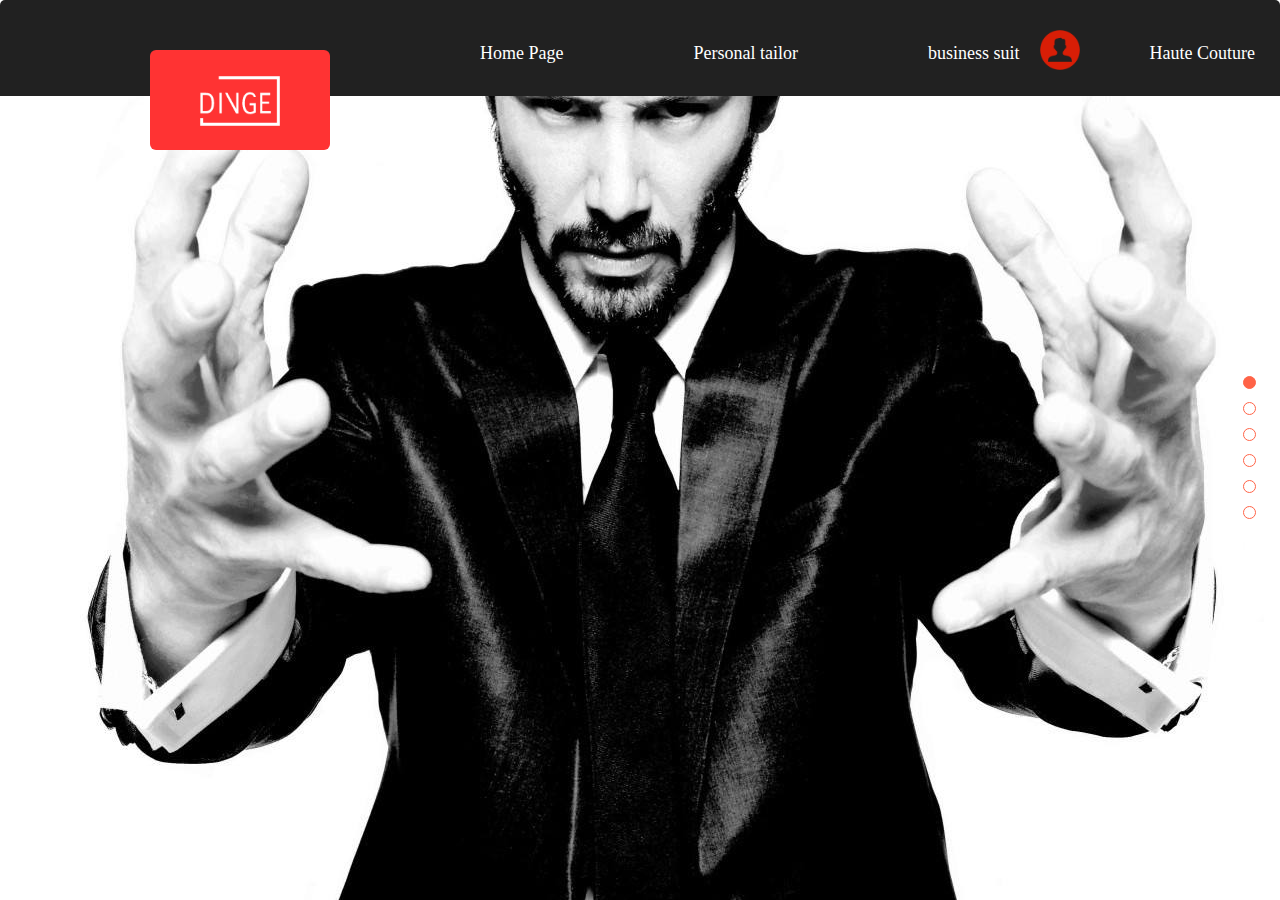
<file: index.html>
<!doctype html>
<html lang="en">
<head>
  <meta charset="UTF-8">
  <title>Swiper在PC端的全屏页面效果展示</title>
  <meta name="description" >
  <link rel="stylesheet" href="css/idangerous.swiper.css">
  <link rel="stylesheet" href="animate/animate.min.css">
  <link rel="stylesheet" href="css/style.css">
  <link rel="stylesheet" href="css/style2.css">
</head>
<body>

    <div class="nav">
        <div class="navtxt">
            <ul>
                <li>Home Page</li>
                <li>Personal tailor</li>
                <li>business suit</li>
                <li>Haute Couture</li>
            </ul>
        </div>
        <img src="img/join1.png" alt="" onmousemove="doover()" id="joinout">
        <div id="joinimg" onmouseout="doout()">
            <img src="img/join.png" alt="">
            <span id="imgtxt"><a href="sgin.html">Sign in/</a><a href="register.html">join</a></span>
        </div>
    </div>

    <div class="innav">
       <img src="img/logo2.png" alt="">
    </div>

    <div class="swiper-container">
      <div class="swiper-wrapper">
        <div class="swiper-slide slide1">
            <a href="#" class="logo"><img src="img/logo.png"></a>
            <div style="position: absolute;left: 24%;top:28%; z-index:10;">
            </div>
        </div>
        <div class="swiper-slide slide2">
            <div style="position: absolute;left: 13.5%;top:26.5%; z-index:10;">
                    <div class="fs16 white mt20 ml10 ani ani2-2 s2txt">
                        <p>最完善的UPC个性定制系统和销售服务体系</p>
                        <p class="mt20 mb20 line"></p>
                        <p>销售行为可回溯<span class="dividing-line"></span>沟通永久可查</p>
                    </div>
                </div>
        
        
        </div>
        <div class="swiper-slide slide3">
                <div style="position: absolute;left: 28%;top:25%;z-index:10;">
                    <div class="fs16 white mt20 ml10 ani ani3-2 s3txt">
                        <p>为客户提供实地考察、调研、提供设计方案</p>
                        <p class="line mt20 mb20"></p>
                        <p>电话语音记录<span class="dividing-line"></span>在线交互记录<span class="dividing-line"></span>随时随地查询、导出、转存</p>
                    </div>
                </div>
        </div>
        <div class="swiper-slide slide4">
                <div style="position: absolute;right: 16%;top:22%; z-index:10; text-align:right;">
                    <div class="fs16 white mt15 mr35 ani ani4-2 s4txt" style="margin-right:35px;">
                        <p>西装是件复杂的事，很多问题都需要耐心解答，有记录，有依据，服务好不好，自己说了算！</p>
                        <p class="line mt20 mb20" style="display: inline-block;vertical-align: middle;"></p>
                        <p>服务过程监督<span class="dividing-line"></span>投保体验评价有依据</p>
                    </div>
                </div>
        </div>
        <div class="swiper-slide slide5">
                <div style="position: absolute;left: 13%;top:19%; z-index:10;">
                    <div class="fs16 white ml10 ani ani5-2 s5txt">
                        <p class="mt20">2007年7月，第一次在互联网上买了件西装；</p>
                        <p class="mt20">2008年1月，反复咨询沟通后给老公买了件西装；</p>
                        <p class="mt20">2009年3月，终于把自己的西装也规划好了；</p>
                        <p class="pt10">......</p>
                    </div>
                </div>
        </div>
        <div class="swiper-slide slide6">
                <div style=" position:absolute; top:50%; width:100%;text-align:center;margin-top: -200px; z-index:10;">
                    <div class="ani ani6-1"><img width="259" height="29" src="img/6-1-title.png" alt="客户服务记录公开"></div>
                    <div class="ani ani6-2 mt40"><img width="552" height="74" src="img/6-2-title.png" alt="把主动权交回我"></div>
                </div>  
        </div>
      </div>
    </div>
    <div class="pagination"></div>

  <script src="js/jquery-1.10.1.min.js"></script>
  <script src="js/idangerous.swiper.min.js"></script>
  <script src="animate/swiper.animate1.0.2.min.js"></script>

  <script src="js/pcpage.js"></script>

  <script>
      function doover(){
        document.getElementById("joinimg").style.display="block"
        document.getElementById("joinout").style.display="none"
      }

      function doout(){
        document.getElementById("joinimg").style.display="block"
        document.getElementById("imgtxt").style.display="block"
      }

  </script>
</body>
</html>
</file>
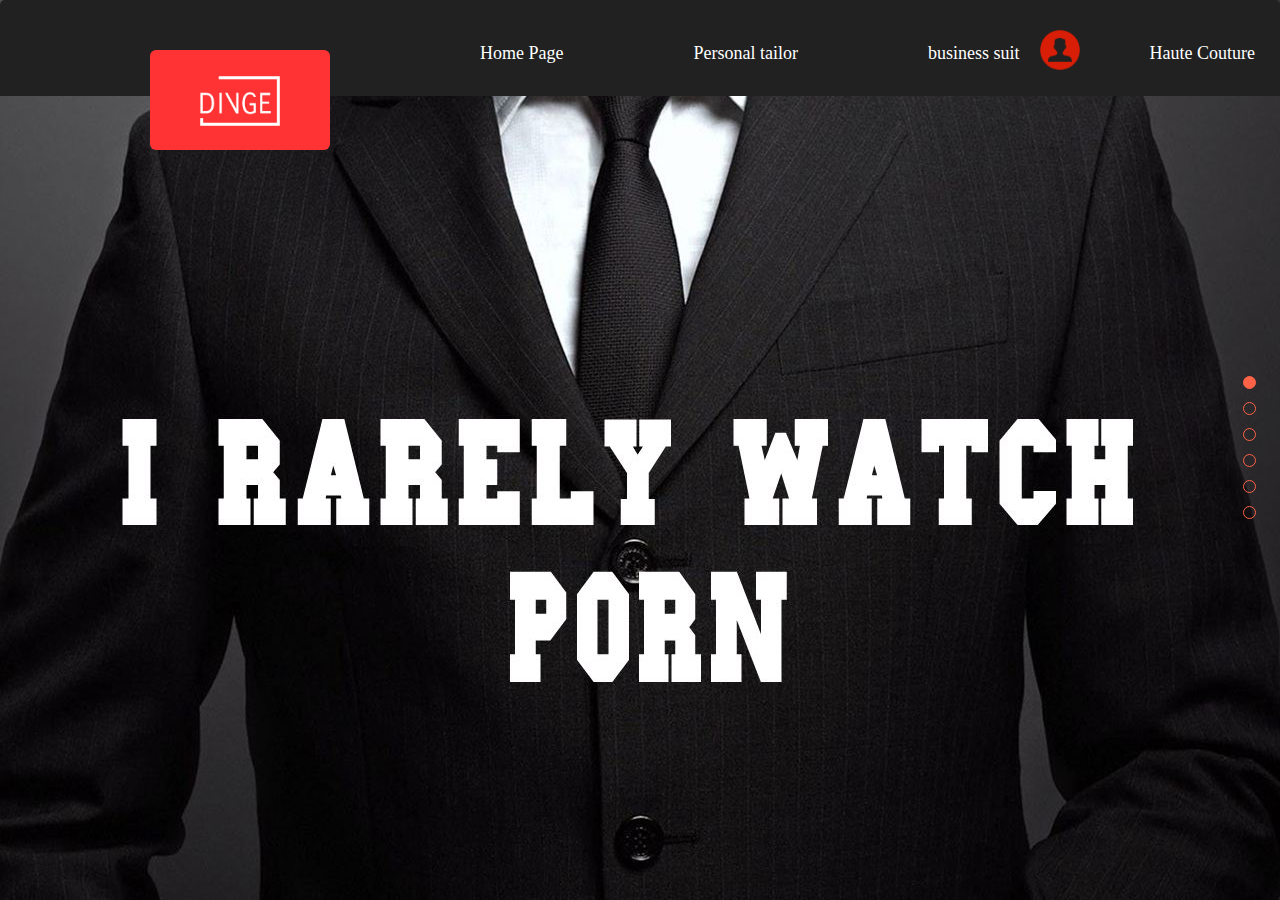
<file: index2.html>
<!doctype html>
<html lang="en">
<head>
  <meta charset="UTF-8">
  <title>Swiper在PC端的全屏页面效果展示</title>
  <meta name="description" >
  <link rel="stylesheet" href="css/idangerous.swiper.css">
  <link rel="stylesheet" href="css/style.css">
  <link rel="stylesheet" href="css/style2.css">
</head>
<body>

    <div class="nav">
        <div class="navtxt">
            <ul>
                <li>Home Page</li>
                <li>Personal tailor</li>
                <li>business suit</li>
                <li>Haute Couture</li>
            </ul>
        </div>
        <img src="img/join1.png" alt="" onmousemove="doover()" id="joinout">
        <div id="joinimg" onmouseout="doout()">
            <img src="img/join.png" alt="">
            <span id="imgtxt"><a href="index.html">Log-on</a></span>
        </div>
    </div>

    <div class="innav">
       <img src="img/logo2.png" alt="">
    </div>

    <div class="swiper-container">
      <div class="swiper-wrapper">
        <div class="swiper-slide slide1">
            <a href="#" class="logo"><img src="img/logo.png"></a>
            <div style="position: absolute;left: 24%;top:28%; z-index:10;">
            </div>
        </div>
        <div class="swiper-slide slide2">
            <div style="position: absolute;left: 13.5%;top:26.5%; z-index:10;">
                    <div class="fs16 white mt20 ml10 ani ani2-2 s2txt">
                        <p>最完善的UPC个性定制系统和销售服务体系</p>
                        <p class="mt20 mb20 line"></p>
                        <p>销售行为可回溯<span class="dividing-line"></span>沟通永久可查</p>
                    </div>
                </div>
        
        
        </div>
        <div class="swiper-slide slide3">
                <div style="position: absolute;left: 28%;top:25%;z-index:10;">
                    <div class="fs16 white mt20 ml10 ani ani3-2 s3txt">
                        <p>为客户提供实地考察、调研、提供设计方案</p>
                        <p class="line mt20 mb20"></p>
                        <p>电话语音记录<span class="dividing-line"></span>在线交互记录<span class="dividing-line"></span>随时随地查询、导出、转存</p>
                    </div>
                </div>
        </div>
        <div class="swiper-slide slide4">
                <div style="position: absolute;right: 16%;top:22%; z-index:10; text-align:right;">
                    <div class="fs16 white mt15 mr35 ani ani4-2 s4txt" style="margin-right:35px;">
                        <p>西装是件复杂的事，很多问题都需要耐心解答，有记录，有依据，服务好不好，自己说了算！</p>
                        <p class="line mt20 mb20" style="display: inline-block;vertical-align: middle;"></p>
                        <p>服务过程监督<span class="dividing-line"></span>投保体验评价有依据</p>
                    </div>
                </div>
        </div>
        <div class="swiper-slide slide5">
                <div style="position: absolute;left: 13%;top:19%; z-index:10;">
                    <div class="fs16 white ml10 ani ani5-2 s5txt">
                        <p class="mt20">2007年7月，第一次在互联网上买了件西装；</p>
                        <p class="mt20">2008年1月，反复咨询沟通后给老公买了件西装；</p>
                        <p class="mt20">2009年3月，终于把自己的西装也规划好了；</p>
                        <p class="pt10">......</p>
                    </div>
                </div>
        </div>
        <div class="swiper-slide slide6">
                <div style=" position:absolute; top:50%; width:100%;text-align:center;margin-top: -200px; z-index:10;">
                    <div class="ani ani6-1"><img width="259" height="29" src="img/6-1-title.png" alt="客户服务记录公开"></div>
                    <div class="ani ani6-2 mt40"><img width="552" height="74" src="img/6-2-title.png" alt="把主动权交回我"></div>
                </div>  
        </div>
      </div>
    </div>
    <div class="pagination"></div>

  <script src="js/jquery-1.10.1.min.js"></script>
  <script src="js/idangerous.swiper.min.js"></script>
  <script src="js/pcpage.js"></script>

  <script>
      function doover(){
        document.getElementById("joinimg").style.display="block"
        document.getElementById("joinout").style.display="none"
      }

      function doout(){
        document.getElementById("joinimg").style.display="block"
        document.getElementById("imgtxt").style.display="block"
      }
  </script>
</body>
</html>
</file>
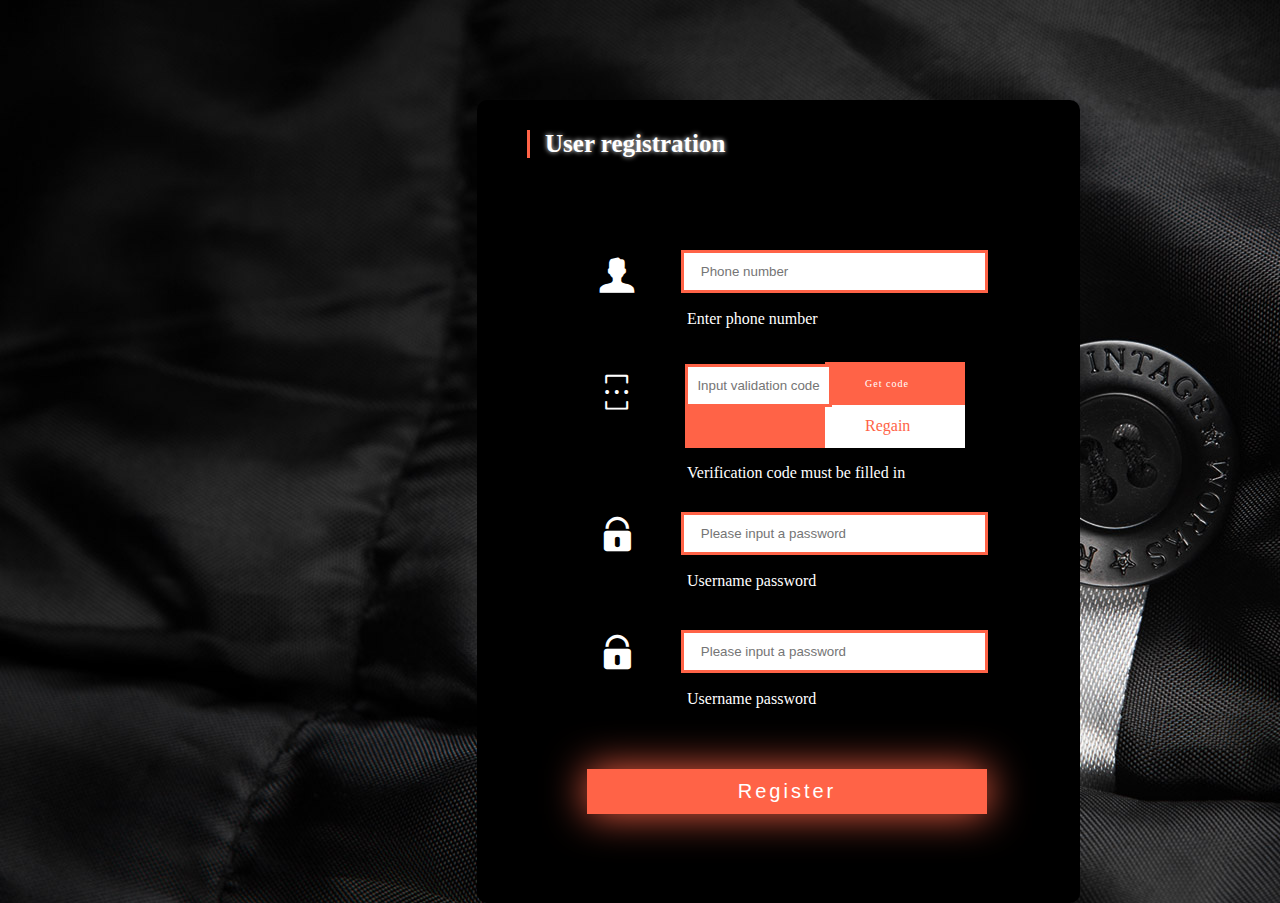
<file: register.html>
<!DOCTYPE html>
<html lang="en">
<head>
	<meta charset="UTF-8">
	<title>Document</title>
	<link rel="stylesheet" href="css/register.css">
	<link rel="stylesheet" type="text/css" href="font/iconfont.css">
	<script src="jquery/jquery-1.9.0.js"></script>
	<script src="js/register.js"></script>
	
</head>
<body>
	<div class="bg">
		<span>User registration</span>
		<form action="sgin.html" onsubmit="return doall()">
			<!-- 输入电话号码 -->
			<div id="username">
				 <i class="icon iconfont icon-denglu username-icon"></i>
				<input type="text" value="" name="username" placeholder="    Phone number" required="" size="35" id="username-txt" onfocus="dofocus(this)" onblur="doblurf()">
				<p id="username-p">Enter phone number</p>
			</div>
			<!-- 输入验证码 -->
			<div id="code">
				<i class="icon iconfont icon-yanzhengma code-icon"></i>
				<input type="text" value="" name="username" placeholder="  Input validation code" required="" size="15" onfocus="dofocus(this)" onblur="doblurc()" id="code-txt">
				<div id="codenum">
					<p id="get-code">Get code</p>
				</div>

				<div id="codebg">
					<div id="codeimg">
						<p id="math"></p>
						<span id="egain">Regain</span>
					</div>
				</div>

				<p id="code-p">Verification code must be filled in
				</p>
			</div>
			<!-- 输入密码 -->
			<div id="password">
				  <i class="icon iconfont icon-mima3 password-icon"></i>
				<input type="password" value="" name="username" placeholder="    Please input a password" required="" size="35" onfocus="dofocus(this)" onblur="doblurp()" id="password-txt">
				<p id="password-p">Username password</p>
			</div>
			<!-- 再次输入密码 -->
			<div id="password2">
				  <i class="icon iconfont icon-mima3 password2-icon"></i>
				<input type="password" value="" name="username" placeholder="    Please input a password" required="" size="35" onfocus="dofocus(this)" onblur="doblurpp()" id="password2-txt">
				<p id="password2-p">Username password</p>
			</div>
			<input type="submit" value="Register" id="sgin">
		</form>
	</div>

</body>
</html>
</file>
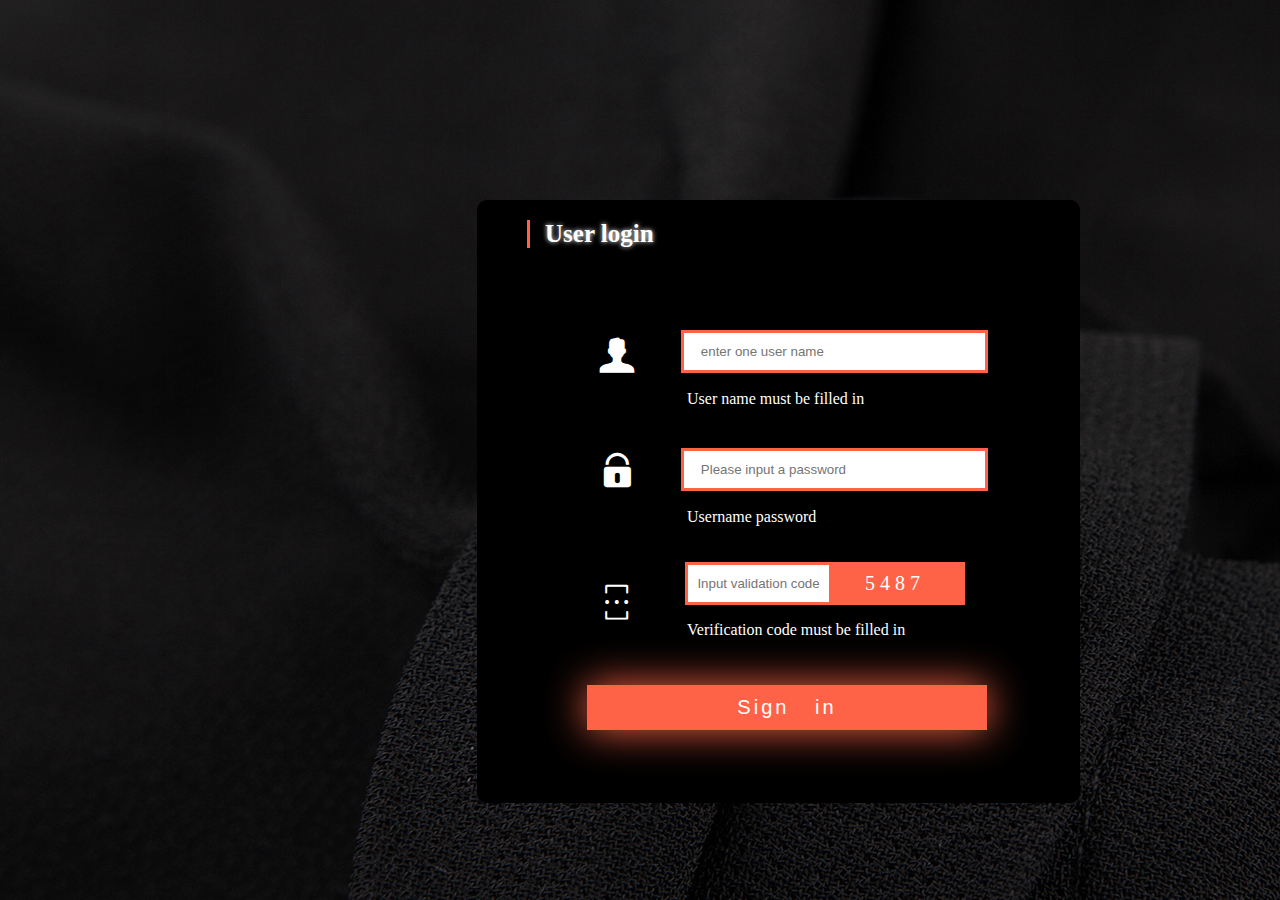
<file: sgin.html>
<!DOCTYPE html>
<html lang="en">
<head>
	<meta charset="UTF-8">
	<title>Document</title>
	<link rel="stylesheet" href="css/sgin.css">
	<link rel="stylesheet" type="text/css" href="font/iconfont.css">
	<script src="jquery/jquery-1.9.0.js"></script>
	<script src="js/sgin.js"></script>
</head>
<body>
	<div class="bg">
		<span>User login</span>
		<form action="index2.html" onsubmit="return doall()">
			<div id="username">
				 <i class="icon iconfont icon-denglu username-icon"></i>
				<input type="text" value="" name="username" placeholder="    enter one user name" required="" size="35" onfocus="dofocus(this)" onblur="dobluru()" id="username-txt">
				<p id="username-p">User name must be filled in</p>
			</div>

			<div id="password">
				  <i class="icon iconfont icon-mima3  password-icon"></i>
				<input type="password" value="" name="username" placeholder="    Please input a password" required="" size="35" onfocus="dofocus(this)" onblur="doblurp()" id="password-txt">
				<p id="password-p">Username password</p>
			</div>


			<div id="code">
				<i class="icon iconfont icon-yanzhengma"></i>
				<input type="text" value="" name="username" placeholder="  Input validation code" required="" size="15">
				<div id="codenum">
					<p>5487</p>
				</div>
				<p>Verification code must be filled in
				</p>
			</div>

			
			

			<input type="submit" value="Sign   in" id="sgin">
		</form>
	</div>

</body>
</html>
</file>
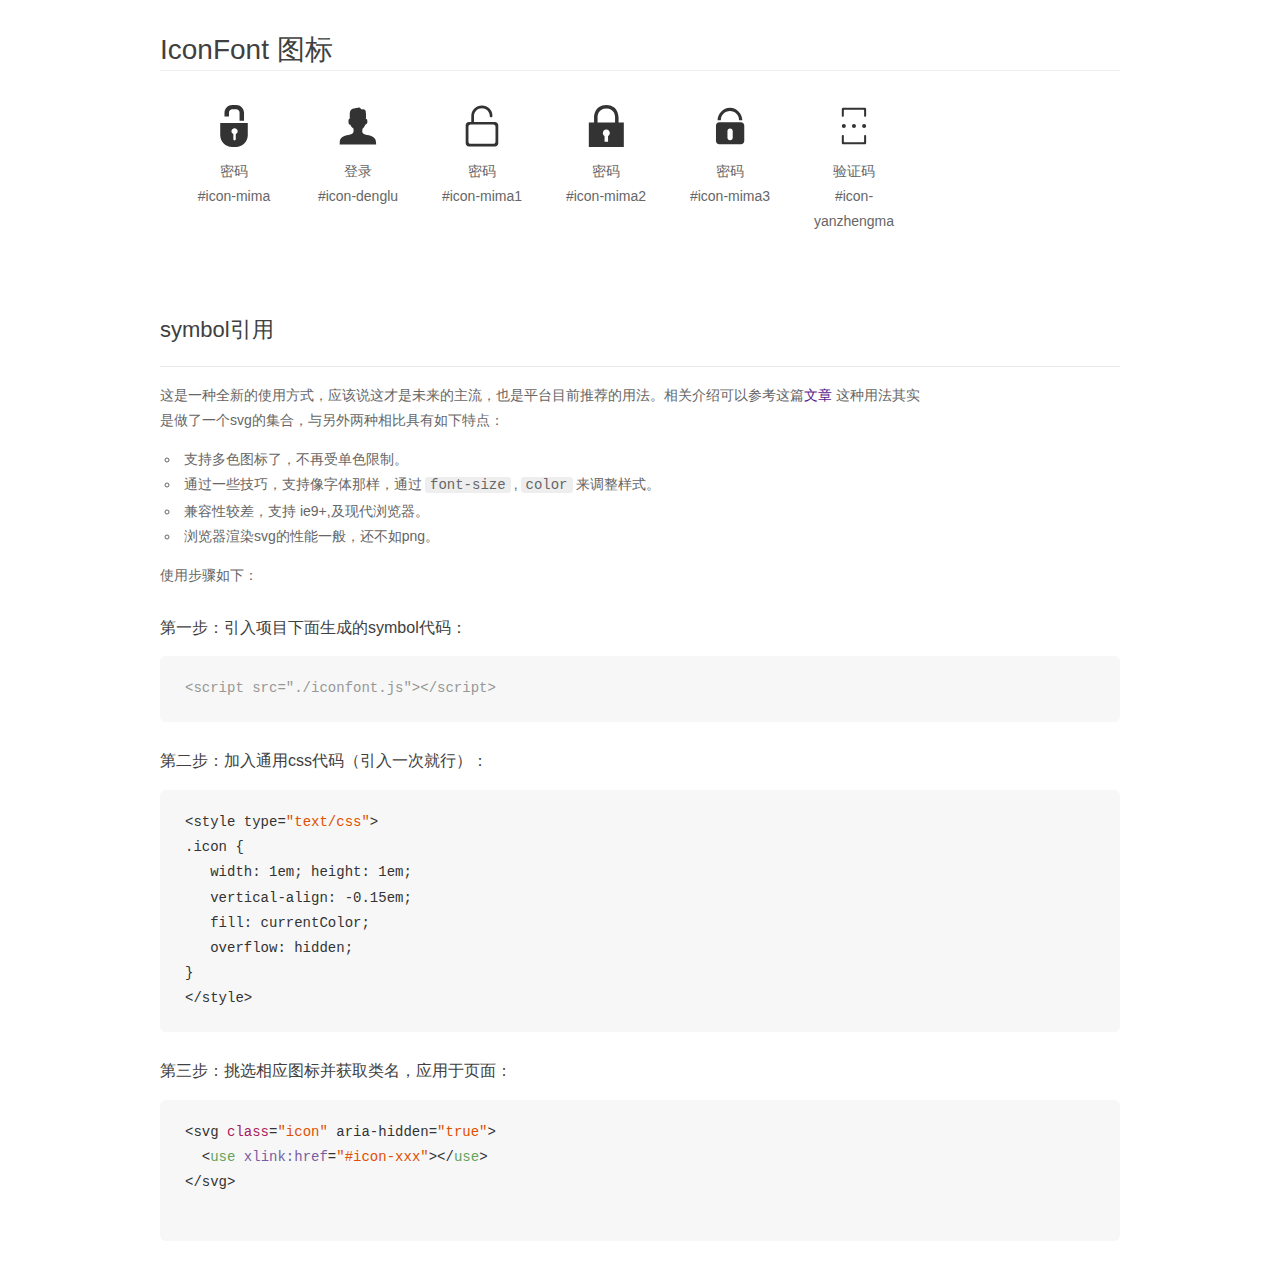
<file: font/demo_symbol.html>
<!DOCTYPE html>
<html>
<head>
    <meta charset="utf-8"/>
    <title>IconFont</title>
    <link rel="stylesheet" href="demo.css">
    <script src="iconfont.js"></script>

    <style type="text/css">
        .icon {
          /* 通过设置 font-size 来改变图标大小 */
          width: 1em; height: 1em;
          /* 图标和文字相邻时，垂直对齐 */
          vertical-align: -0.15em;
          /* 通过设置 color 来改变 SVG 的颜色/fill */
          fill: currentColor;
          /* path 和 stroke 溢出 viewBox 部分在 IE 下会显示
             normalize.css 中也包含这行 */
          overflow: hidden;
        }

    </style>
</head>
<body>
    <div class="main markdown">
        <h1>IconFont 图标</h1>
        <ul class="icon_lists clear">
            
                <li>
                    <svg class="icon" aria-hidden="true">
                        <use xlink:href="#icon-mima"></use>
                    </svg>
                    <div class="name">密码</div>
                    <div class="fontclass">#icon-mima</div>
                </li>
            
                <li>
                    <svg class="icon" aria-hidden="true">
                        <use xlink:href="#icon-denglu"></use>
                    </svg>
                    <div class="name">登录</div>
                    <div class="fontclass">#icon-denglu</div>
                </li>
            
                <li>
                    <svg class="icon" aria-hidden="true">
                        <use xlink:href="#icon-mima1"></use>
                    </svg>
                    <div class="name">密码</div>
                    <div class="fontclass">#icon-mima1</div>
                </li>
            
                <li>
                    <svg class="icon" aria-hidden="true">
                        <use xlink:href="#icon-mima2"></use>
                    </svg>
                    <div class="name">密码</div>
                    <div class="fontclass">#icon-mima2</div>
                </li>
            
                <li>
                    <svg class="icon" aria-hidden="true">
                        <use xlink:href="#icon-mima3"></use>
                    </svg>
                    <div class="name">密码</div>
                    <div class="fontclass">#icon-mima3</div>
                </li>
            
                <li>
                    <svg class="icon" aria-hidden="true">
                        <use xlink:href="#icon-yanzhengma"></use>
                    </svg>
                    <div class="name">验证码</div>
                    <div class="fontclass">#icon-yanzhengma</div>
                </li>
            
        </ul>


        <h2 id="symbol-">symbol引用</h2>
        <hr>

        <p>这是一种全新的使用方式，应该说这才是未来的主流，也是平台目前推荐的用法。相关介绍可以参考这篇<a href="">文章</a>
        这种用法其实是做了一个svg的集合，与另外两种相比具有如下特点：</p>
        <ul>
          <li>支持多色图标了，不再受单色限制。</li>
          <li>通过一些技巧，支持像字体那样，通过<code>font-size</code>,<code>color</code>来调整样式。</li>
          <li>兼容性较差，支持 ie9+,及现代浏览器。</li>
          <li>浏览器渲染svg的性能一般，还不如png。</li>
        </ul>
        <p>使用步骤如下：</p>
        <h3 id="-symbol-">第一步：引入项目下面生成的symbol代码：</h3>
        <pre><code class="lang-js hljs javascript"><span class="hljs-comment">&lt;script src="./iconfont.js"&gt;&lt;/script&gt;</span></code></pre>
        <h3 id="-css-">第二步：加入通用css代码（引入一次就行）：</h3>
        <pre><code class="lang-js hljs javascript">&lt;style type=<span class="hljs-string">"text/css"</span>&gt;
.icon {
   width: <span class="hljs-number">1</span>em; height: <span class="hljs-number">1</span>em;
   vertical-align: <span class="hljs-number">-0.15</span>em;
   fill: currentColor;
   overflow: hidden;
}
&lt;<span class="hljs-regexp">/style&gt;</span></code></pre>
        <h3 id="-">第三步：挑选相应图标并获取类名，应用于页面：</h3>
        <pre><code class="lang-js hljs javascript">&lt;svg <span class="hljs-class"><span class="hljs-keyword">class</span></span>=<span class="hljs-string">"icon"</span> aria-hidden=<span class="hljs-string">"true"</span>&gt;<span class="xml"><span class="hljs-tag">
  &lt;<span class="hljs-name">use</span> <span class="hljs-attr">xlink:href</span>=<span class="hljs-string">"#icon-xxx"</span>&gt;</span><span class="hljs-tag">&lt;/<span class="hljs-name">use</span>&gt;</span>
</span>&lt;<span class="hljs-regexp">/svg&gt;
        </span></code></pre>
    </div>
</body>
</html>
</file>
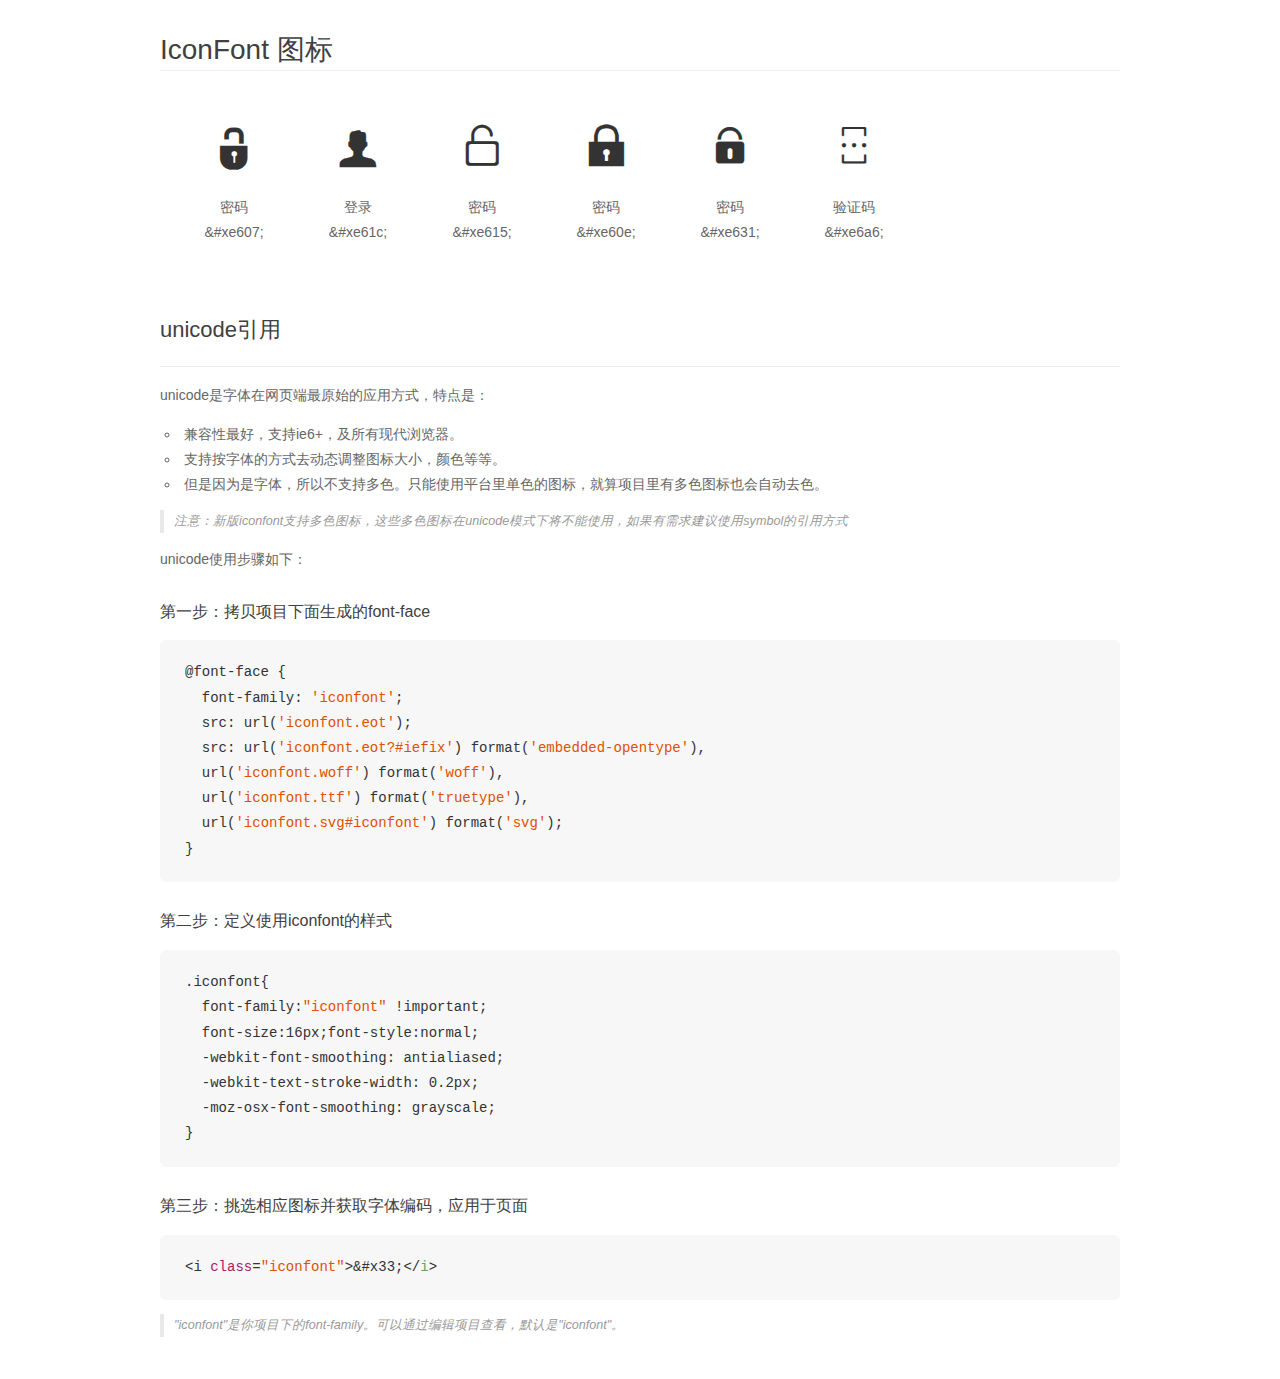
<file: font/demo_unicode.html>
<!DOCTYPE html>
<html>
<head>
    <meta charset="utf-8"/>
    <title>IconFont</title>
    <link rel="stylesheet" href="demo.css">

    <style type="text/css">

        @font-face {font-family: "iconfont";
          src: url('iconfont.eot'); /* IE9*/
          src: url('iconfont.eot#iefix') format('embedded-opentype'), /* IE6-IE8 */
          url('iconfont.woff') format('woff'), /* chrome, firefox */
          url('iconfont.ttf') format('truetype'), /* chrome, firefox, opera, Safari, Android, iOS 4.2+*/
          url('iconfont.svg#iconfont') format('svg'); /* iOS 4.1- */
        }

        .iconfont {
          font-family:"iconfont" !important;
          font-size:16px;
          font-style:normal;
          -webkit-font-smoothing: antialiased;
          -webkit-text-stroke-width: 0.2px;
          -moz-osx-font-smoothing: grayscale;
        }

    </style>
</head>
<body>
    <div class="main markdown">
        <h1>IconFont 图标</h1>
        <ul class="icon_lists clear">
            
                <li>
                <i class="icon iconfont">&#xe607;</i>
                    <div class="name">密码</div>
                    <div class="code">&amp;#xe607;</div>
                </li>
            
                <li>
                <i class="icon iconfont">&#xe61c;</i>
                    <div class="name">登录</div>
                    <div class="code">&amp;#xe61c;</div>
                </li>
            
                <li>
                <i class="icon iconfont">&#xe615;</i>
                    <div class="name">密码</div>
                    <div class="code">&amp;#xe615;</div>
                </li>
            
                <li>
                <i class="icon iconfont">&#xe60e;</i>
                    <div class="name">密码</div>
                    <div class="code">&amp;#xe60e;</div>
                </li>
            
                <li>
                <i class="icon iconfont">&#xe631;</i>
                    <div class="name">密码</div>
                    <div class="code">&amp;#xe631;</div>
                </li>
            
                <li>
                <i class="icon iconfont">&#xe6a6;</i>
                    <div class="name">验证码</div>
                    <div class="code">&amp;#xe6a6;</div>
                </li>
            
        </ul>
        <h2 id="unicode-">unicode引用</h2>
        <hr>

        <p>unicode是字体在网页端最原始的应用方式，特点是：</p>
        <ul>
        <li>兼容性最好，支持ie6+，及所有现代浏览器。</li>
        <li>支持按字体的方式去动态调整图标大小，颜色等等。</li>
        <li>但是因为是字体，所以不支持多色。只能使用平台里单色的图标，就算项目里有多色图标也会自动去色。</li>
        </ul>
        <blockquote>
        <p>注意：新版iconfont支持多色图标，这些多色图标在unicode模式下将不能使用，如果有需求建议使用symbol的引用方式</p>
        </blockquote>
        <p>unicode使用步骤如下：</p>
        <h3 id="-font-face">第一步：拷贝项目下面生成的font-face</h3>
        <pre><code class="lang-js hljs javascript">@font-face {
  font-family: <span class="hljs-string">'iconfont'</span>;
  src: url(<span class="hljs-string">'iconfont.eot'</span>);
  src: url(<span class="hljs-string">'iconfont.eot?#iefix'</span>) format(<span class="hljs-string">'embedded-opentype'</span>),
  url(<span class="hljs-string">'iconfont.woff'</span>) format(<span class="hljs-string">'woff'</span>),
  url(<span class="hljs-string">'iconfont.ttf'</span>) format(<span class="hljs-string">'truetype'</span>),
  url(<span class="hljs-string">'iconfont.svg#iconfont'</span>) format(<span class="hljs-string">'svg'</span>);
}
</code></pre>
        <h3 id="-iconfont-">第二步：定义使用iconfont的样式</h3>
        <pre><code class="lang-js hljs javascript">.iconfont{
  font-family:<span class="hljs-string">"iconfont"</span> !important;
  font-size:<span class="hljs-number">16</span>px;font-style:normal;
  -webkit-font-smoothing: antialiased;
  -webkit-text-stroke-width: <span class="hljs-number">0.2</span>px;
  -moz-osx-font-smoothing: grayscale;
}
</code></pre>
        <h3 id="-">第三步：挑选相应图标并获取字体编码，应用于页面</h3>
        <pre><code class="lang-js hljs javascript">&lt;i <span class="hljs-class"><span class="hljs-keyword">class</span></span>=<span class="hljs-string">"iconfont"</span>&gt;&amp;#x33;<span class="xml"><span class="hljs-tag">&lt;/<span class="hljs-name">i</span>&gt;</span></span></code></pre>

        <blockquote>
        <p>"iconfont"是你项目下的font-family。可以通过编辑项目查看，默认是"iconfont"。</p>
        </blockquote>
    </div>


</body>
</html>
</file>
<file: css/style.css>
@-webkit-keyframes fadeInDown {
            0% {
                opacity: 0;
                -webkit-transform: translate3d(0,-100%,0);
                transform: translate3d(0,-100%,0)
            }

            100% {
                opacity: 1;
                -webkit-transform: none;
                transform: none
            }
        }

@keyframes fadeInDown {
            0% {
                opacity: 0;
                -webkit-transform: translate3d(0,-100%,0);
                -ms-transform: translate3d(0,-100%,0);
                transform: translate3d(0,-100%,0)
            }

            100% {
                opacity: 1;
                -webkit-transform: none;
                -ms-transform: none;
                transform: none
            }
        }
@-webkit-keyframes fadeInUp {
            0% {
                opacity: 0;
                -webkit-transform: translate3d(0, 100%, 0);
                transform: translate3d(0, 100%, 0)
            }
            100% {
                opacity: 1;
                -webkit-transform: none;
                transform: none
            }
        }
@keyframes fadeInUp {
            0% {
                opacity: 0;
                -webkit-transform: translate3d(0, 100%, 0);
                -ms-transform: translate3d(0, 100%, 0);
                transform: translate3d(0, 100%, 0)
            }
            100% {
                opacity: 1;
                -webkit-transform: none;
                -ms-transform: none;
                transform: none
            }
        }

*{
    padding:0;
    margin:0;
}
html,body,.swiper-container,.swiper-wrapper,.swiper-slide{
    width:100%;
    height:100%;
}
html{
    font: 12px/1.5 "Microsoft YaHei","PingFang SC","Helvetica Neue",Helvetica,Arial,sans-serif;
}
img{
    vertical-align: middle; 
}
a{
    text-decoration:none;
}
.swiper-slide{background-position:50% 50%; position:relative;}
.slide1{background-image:url(../img/img15.jpg);}
.slide2{background-image:url(../img/img13.jpg);}
.slide3{background-image:url(../img/img12.jpg);}
.slide4{background-image:url(../img/img17.jpg);}
.slide5{background-image:url(../img/img16.jpg);}
.slide6{background-image:url(../img/img11.jpg);}
.pagination{
    position: fixed;
    z-index: 100;
    margin-top: -81.5px;
    top: 50%;
    right:17px;
}
.swiper-pagination-switch{
    width:11px;
    height:11px;
    border:1px solid tomato;
    border-radius:50%;
    display:block;
    margin:7px 7px 13px;
    cursor:pointer;
}
.swiper-active-switch{
    background:tomato;
}
.logo{
    position: absolute;
    left: 60px;
    top: 60px;
}

.line {width: 40px;height: 1px;background: #fff;}
.dividing-line {display: inline-block;vertical-align: middle;border-left: 1px solid #fff;height: 15px;margin: 0 8px;}
.white{color:#fff;}
.btn{
    display: inline-block;
    vertical-align: middle;
    width: 240px;
    height: 60px;
    line-height: 60px;
    background: #f8ac00;
    border-radius: 2px;
    text-align: center;
    color: #fff;
    font-size: 18px;
    transition: all 1s;   
    -webkit-transition: all 1s;  
}
.btn:hover{
     background: #ffc555;
}
.slide1 p{
    color: #666;
}
.ani{
    opacity:0;
}
.ani-slide .ani1-1{
    opacity:1;
    -webkit-animation: fadeInDown 0.5s both;
    animation: fadeInDown 0.5s both;
}
.ani-slide .ani1-2{
    opacity:1;
    -webkit-animation: fadeInDown 1s 0.5s both;
    animation: fadeInDown 1s 0.5s both;
}
.ani-slide .ani1-3{
    opacity:1;
    -webkit-animation: fadeInDown 1s 1s both;
    animation: fadeInDown 1s 1s both;
}
.ani-slide .ani2-1,.ani-slide .ani3-1,.ani-slide .ani4-1,.ani-slide .ani5-1{
    opacity: 1;
    -webkit-animation: fadeInUp 1s both;
    animation: fadeInUp 1s both;
}
.ani-slide .ani2-2,.ani-slide .ani3-2,.ani-slide .ani4-2,.ani-slide .ani5-2{
    opacity: 1;
    -webkit-animation: fadeInUp 1s 0.5s both;
    animation: fadeInUp 1s 0.5s both;
}
.ani-slide .ani5-1-2{
    opacity: 1;
    -webkit-animation: fadeInUp 1s 0.3s both;
    animation: fadeInUp 1s 0.3s both;
}
.ani-slide .ani6-1 {
    opacity: 1;
    -webkit-animation: fadeInDown 0.5s both;
    animation: fadeInDown 0.5s both;
}
.ani-slide .ani6-2 {
    opacity: 1;
    -webkit-animation: fadeInDown 1s 0.5s both;
    animation: fadeInDown 1s 0.5s both;
}
.ani-slide .ani6-3 {
    opacity: 1;
    -webkit-animation: fadeInDown 1s 1s both;
    animation: fadeInDown 1s 1s both;
}
</file>
<file: css/style2.css>
.nav{
	width: 100%;
	height:8rem;
	background:#212121;
	z-index:10;
	border-top-left-radius:5px;
	border-top-right-radius:5px;
	position:fixed;
	top:0;
}

.s3txt{
	font-size:30px;
	margin-left:-400px;
}

.s2txt{
	font-size:30px;
	margin-left:-150px;
	margin-top:50px;
}

.s4txt{
	font-size:30px;
	margin-top:400px;
}

.s5txt{
	font-size:30px;
	margin-top:300px;
	margin-left: -100px;
}

.innav{
	width:180px;
	height: 100px;
	background:#ff3333;
	position:absolute;
	top:50px;
	left:150px;
	z-index:20;
	border-radius:6px;
	line-height:100px;
}
.innav img{
	width: 80px;
	height: 50px;
	vertical-align:middle;
	margin-left: 50px;
}

.navtxt ul li{
	color:white;
	list-style:none;
	float:left;
	margin-left:130px;
	font-size:18px;
	font-family:华文细黑;
	margin-top:40px;
	padding-bottom:10px;
	cursor:pointer;
}

.navtxt  ul{
	width: 1500px;
	height: 200px;
	margin-left:350px;
}

.navtxt ul li:hover{
	border-bottom:3px solid red;
}

.nav > img{
	z-index:30;
	position:absolute;
	width:40px;
	right:200px;
	top:30px;
}
#joinimg img{
	z-index:90;
	position:absolute;
	width:40px;
	right:200px;
	top:30px;
}
#joinimg span{
	z-index:100;
	font-size:15px;
	position:absolute;
	top:40px;
	right:90px;
	margin-right:10px;
}
#joinimg{
	display:none;
}
#joinimg a{
	color:white;
}
</file>
<file: css/register.css>
body{
	background-image:url('../img/bg4.jpg');
}
.bg{
	width: 603px;
	height: 803px;
	background:black;
	opacity:1;
	border-radius: 10px;
	position:absolute;
	top:100px;
	right:200px;
}
/*  .bg2{
	width: 600px;
	height: 600px;
	border-radius: 10px;
	position:absolute;
	top:200px;
	right:130px;
	border:3px solid tomato  */
	.bg > span{
		color:white;
		font-size:25px;
		font-family:华文细黑;
		font-weight:800;
		position:absolute;
		top:30px;
		left:50px;
		border-left:3px solid tomato;
		padding-left:15px;
		text-shadow:0px 0px 5px white;
	}

	form{
		margin-top:150px;
		margin-left: 150px;
	}
/* 
	#username{
		width: 250px;
		height: 40px;
		background:red;

	} */
	#username input{
		outline:none;
		border:0px;
		line-height:35px;
		border-radius:0px;
		border:3px solid tomato;
		vertical-align:top;
	}
	
	i{
		color:white;
		font-size:40px !important;
		margin-right:40px;
		margin-left:-30px;
	}

	#password input{
		outline:none;
		border:0px;
		line-height:35px;
		border-radius:0px;
		border:3px solid tomato;
		vertical-align:top;
	}

	#password{
		margin-top:30px;
	}

	#username p{
		color:white;
		font-family:华文细黑;
		margin-left:60px;
	}

	#password p{
		color:white;
		font-family:华文细黑;
		margin-left:60px;
	}

	#code input{
		outline:none;
		border:0px;
		line-height:35px;
		border-radius:0px;
		border:3px solid tomato;
		vertical-align:top;
		margin-top:20px;
		margin-left:-32px;
	}

	#code p{
		color:white;
		font-family:华文细黑;
		margin-left:-30px;
	}

	#sgin{
		color:white;
		background:tomato;
		width: 400px;
		height:45px;
		border:0px;
		margin-top:45px;
		margin-left:-40px;
		font-size:20px;
		letter-spacing:3px;
		box-shadow:0px 0px 40px tomato;
	}

	#codenum{
		width: 140px;
		height: 43px;
		background:tomato;
		margin-left:108px;
		margin-top:-55px;
	}

	#code{
		margin-left:90px;

	}

	#codenum p{
		color:white;
		margin-left:40px;
		line-height:43px;
		font-size:10px;
		letter-spacing:1px;
		cursor:pointer;
	}

	#code i{
		margin-left:-120px;
		/* margin-top:30px; */
		position:absolute;
		top:270px;
		/* left:0px; */

	}

	#password2 input{
		outline:none;
		border:0px;
		line-height:35px;
		border-radius:0px;
		border:3px solid tomato;
		vertical-align:top;
	}

	#password2{
		margin-top:40px;
	}
	#password2 p{
		color:white;
		font-family:华文细黑;
		margin-left:60px;
	}
	#codebg{
		width: 280px;
		height: 43px;
		background:white;
		margin-left:-32px;
	}
	#codeimg{
		width:140px;
		height: 43px;
		background:tomato;
		margin-top:0px;
		margin-left:0px;
		position:absolute;

	}
	#codeimg p{
		color:white;
		line-height:40px;
		margin:0px 50px;
	}

	#codeimg span{
		color:tomato;
		font-family:"华文细黑";
		margin-left:180px;
		cursor:pointer;
		position:absolute;
		top:12px;
	}
</file>
<file: font/iconfont.css>
@font-face {font-family: "iconfont";
  src: url('iconfont.eot?t=1509435922167'); /* IE9*/
  src: url('iconfont.eot?t=1509435922167#iefix') format('embedded-opentype'), /* IE6-IE8 */
  url('[data-uri]') format('woff'),
  url('iconfont.ttf?t=1509435922167') format('truetype'), /* chrome, firefox, opera, Safari, Android, iOS 4.2+*/
  url('iconfont.svg?t=1509435922167#iconfont') format('svg'); /* iOS 4.1- */
}

.iconfont {
  font-family:"iconfont" !important;
  font-size:16px;
  font-style:normal;
  -webkit-font-smoothing: antialiased;
  -moz-osx-font-smoothing: grayscale;
}

.icon-mima:before { content: "\e607"; }

.icon-denglu:before { content: "\e61c"; }

.icon-mima1:before { content: "\e615"; }

.icon-mima2:before { content: "\e60e"; }

.icon-mima3:before { content: "\e631"; }

.icon-yanzhengma:before { content: "\e6a6"; }
</file>
<file: css/sgin.css>
body{
	background-image:url('../img/bg7.jpg');
}
.bg{
	width: 603px;
	height: 603px;
	background:black;
	opacity:1;
	border-radius: 10px;
	position:absolute;
	top:200px;
	right:200px;
}
/*  .bg2{
	width: 600px;
	height: 600px;
	border-radius: 10px;
	position:absolute;
	top:200px;
	right:130px;
	border:3px solid tomato  */
	.bg span{
		color:white;
		font-size:25px;
		font-family:华文细黑;
		font-weight:800;
		position:absolute;
		top:20px;
		left:50px;
		border-left:3px solid tomato;
		padding-left:15px;
		text-shadow:0px 0px 5px white;
	}

	form{
		margin-top:130px;
		margin-left: 150px;
	}
/* 
	#username{
		width: 250px;
		height: 40px;
		background:red;

	} */
	#username input{
		outline:none;
		border:0px;
		line-height:35px;
		border-radius:0px;
		border:3px solid tomato;
		vertical-align:top;
	}
	
	i{
		color:white;
		font-size:40px !important;
		margin-right:40px;
		margin-left:-30px;
	}

	#password input{
		outline:none;
		border:0px;
		line-height:35px;
		border-radius:0px;
		border:3px solid tomato;
		vertical-align:top;
	}

	#password{
		margin-top:40px;
	}

	#username p{
		color:white;
		font-family:华文细黑;
		margin-left:60px;
	}

	#password p{
		color:white;
		font-family:华文细黑;
		margin-left:60px;
	}

	#code input{
		outline:none;
		border:0px;
		line-height:35px;
		border-radius:0px;
		border:3px solid tomato;
		vertical-align:top;
		margin-top:20px;
		margin-left:-32px;
	}

	#code p{
		color:white;
		font-family:华文细黑;
		margin-left:-30px;
	}

	#sgin{
		color:white;
		background:tomato;
		width: 400px;
		height:45px;
		border:0px;
		margin-top:30px;
		margin-left:-40px;
		font-size:20px;
		letter-spacing:3px;
		box-shadow:0px 0px 40px tomato;
	}

	#codenum{
		width: 140px;
		height: 43px;
		background:tomato;
		margin-left:108px;
		margin-top:-63px;
	}

	#code{
		margin-left:90px;

	}

	#codenum p{
		color:white;
		margin-left:40px;
		line-height:43px;
		font-size:20px;
		letter-spacing:5px;
	}

	#code i{
		margin-left:-120px;
		/* margin-top:30px; */
		position:absolute;
		top:380px;
		/* left:0px; */

	}
</file>
<file: font/demo.css>
*{margin: 0;padding: 0;list-style: none;}
/*
KISSY CSS Reset
理念：1. reset 的目的不是清除浏览器的默认样式，这仅是部分工作。清除和重置是紧密不可分的。
2. reset 的目的不是让默认样式在所有浏览器下一致，而是减少默认样式有可能带来的问题。
3. reset 期望提供一套普适通用的基础样式。但没有银弹，推荐根据具体需求，裁剪和修改后再使用。
特色：1. 适应中文；2. 基于最新主流浏览器。
维护：玉伯<lifesinger@gmail.com>, 正淳<ragecarrier@gmail.com>
 */

/** 清除内外边距 **/
body, h1, h2, h3, h4, h5, h6, hr, p, blockquote, /* structural elements 结构元素 */
dl, dt, dd, ul, ol, li, /* list elements 列表元素 */
pre, /* text formatting elements 文本格式元素 */
form, fieldset, legend, button, input, textarea, /* form elements 表单元素 */
th, td /* table elements 表格元素 */ {
  margin: 0;
  padding: 0;
}

/** 设置默认字体 **/
body,
button, input, select, textarea /* for ie */ {
  font: 12px/1.5 tahoma, arial, \5b8b\4f53, sans-serif;
}
h1, h2, h3, h4, h5, h6 { font-size: 100%; }
address, cite, dfn, em, var { font-style: normal; } /* 将斜体扶正 */
code, kbd, pre, samp { font-family: courier new, courier, monospace; } /* 统一等宽字体 */
small { font-size: 12px; } /* 小于 12px 的中文很难阅读，让 small 正常化 */

/** 重置列表元素 **/
ul, ol { list-style: none; }

/** 重置文本格式元素 **/
a { text-decoration: none; }
a:hover { text-decoration: underline; }


/** 重置表单元素 **/
legend { color: #000; } /* for ie6 */
fieldset, img { border: 0; } /* img 搭车：让链接里的 img 无边框 */
button, input, select, textarea { font-size: 100%; } /* 使得表单元素在 ie 下能继承字体大小 */
/* 注：optgroup 无法扶正 */

/** 重置表格元素 **/
table { border-collapse: collapse; border-spacing: 0; }

/* 清除浮动 */
.ks-clear:after, .clear:after {
  content: '\20';
  display: block;
  height: 0;
  clear: both;
}
.ks-clear, .clear {
  *zoom: 1;
}

.main {
  padding: 30px 100px;
width: 960px;
margin: 0 auto;
}
.main h1{font-size:36px; color:#333; text-align:left;margin-bottom:30px; border-bottom: 1px solid #eee;}

.helps{margin-top:40px;}
.helps pre{
  padding:20px;
  margin:10px 0;
  border:solid 1px #e7e1cd;
  background-color: #fffdef;
  overflow: auto;
}

.icon_lists{
  width: 100% !important;

}

.icon_lists li{
  float:left;
  width: 100px;
  height:180px;
  text-align: center;
  list-style: none !important;
}
.icon_lists .icon{
  font-size: 42px;
  line-height: 100px;
  margin: 10px 0;
  color:#333;
  -webkit-transition: font-size 0.25s ease-out 0s;
  -moz-transition: font-size 0.25s ease-out 0s;
  transition: font-size 0.25s ease-out 0s;

}
.icon_lists .icon:hover{
  font-size: 100px;
}



.markdown {
  color: #666;
  font-size: 14px;
  line-height: 1.8;
}

.highlight {
  line-height: 1.5;
}

.markdown img {
  vertical-align: middle;
  max-width: 100%;
}

.markdown h1 {
  color: #404040;
  font-weight: 500;
  line-height: 40px;
  margin-bottom: 24px;
}

.markdown h2,
.markdown h3,
.markdown h4,
.markdown h5,
.markdown h6 {
  color: #404040;
  margin: 1.6em 0 0.6em 0;
  font-weight: 500;
  clear: both;
}

.markdown h1 {
  font-size: 28px;
}

.markdown h2 {
  font-size: 22px;
}

.markdown h3 {
  font-size: 16px;
}

.markdown h4 {
  font-size: 14px;
}

.markdown h5 {
  font-size: 12px;
}

.markdown h6 {
  font-size: 12px;
}

.markdown hr {
  height: 1px;
  border: 0;
  background: #e9e9e9;
  margin: 16px 0;
  clear: both;
}

.markdown p,
.markdown pre {
  margin: 1em 0;
}

.markdown > p,
.markdown > blockquote,
.markdown > .highlight,
.markdown > ol,
.markdown > ul {
  width: 80%;
}

.markdown ul > li {
  list-style: circle;
}

.markdown > ul li,
.markdown blockquote ul > li {
  margin-left: 20px;
  padding-left: 4px;
}

.markdown > ul li p,
.markdown > ol li p {
  margin: 0.6em 0;
}

.markdown ol > li {
  list-style: decimal;
}

.markdown > ol li,
.markdown blockquote ol > li {
  margin-left: 20px;
  padding-left: 4px;
}

.markdown code {
  margin: 0 3px;
  padding: 0 5px;
  background: #eee;
  border-radius: 3px;
}

.markdown pre {
  border-radius: 6px;
  background: #f7f7f7;
  padding: 20px;
}

.markdown pre code {
  border: none;
  background: #f7f7f7;
  margin: 0;
}

.markdown strong,
.markdown b {
  font-weight: 600;
}

.markdown > table {
  border-collapse: collapse;
  border-spacing: 0px;
  empty-cells: show;
  border: 1px solid #e9e9e9;
  width: 95%;
  margin-bottom: 24px;
}

.markdown > table th {
  white-space: nowrap;
  color: #333;
  font-weight: 600;

}

.markdown > table th,
.markdown > table td {
  border: 1px solid #e9e9e9;
  padding: 8px 16px;
  text-align: left;
}

.markdown > table th {
  background: #F7F7F7;
}

.markdown blockquote {
  font-size: 90%;
  color: #999;
  border-left: 4px solid #e9e9e9;
  padding-left: 0.8em;
  margin: 1em 0;
  font-style: italic;
}

.markdown blockquote p {
  margin: 0;
}

.markdown .anchor {
  opacity: 0;
  transition: opacity 0.3s ease;
  margin-left: 8px;
}

.markdown .waiting {
  color: #ccc;
}

.markdown h1:hover .anchor,
.markdown h2:hover .anchor,
.markdown h3:hover .anchor,
.markdown h4:hover .anchor,
.markdown h5:hover .anchor,
.markdown h6:hover .anchor {
  opacity: 1;
  display: inline-block;
}

.markdown > br,
.markdown > p > br {
  clear: both;
}


.hljs {
  display: block;
  background: white;
  padding: 0.5em;
  color: #333333;
  overflow-x: auto;
}

.hljs-comment,
.hljs-meta {
  color: #969896;
}

.hljs-string,
.hljs-variable,
.hljs-template-variable,
.hljs-strong,
.hljs-emphasis,
.hljs-quote {
  color: #df5000;
}

.hljs-keyword,
.hljs-selector-tag,
.hljs-type {
  color: #a71d5d;
}

.hljs-literal,
.hljs-symbol,
.hljs-bullet,
.hljs-attribute {
  color: #0086b3;
}

.hljs-section,
.hljs-name {
  color: #63a35c;
}

.hljs-tag {
  color: #333333;
}

.hljs-title,
.hljs-attr,
.hljs-selector-id,
.hljs-selector-class,
.hljs-selector-attr,
.hljs-selector-pseudo {
  color: #795da3;
}

.hljs-addition {
  color: #55a532;
  background-color: #eaffea;
}

.hljs-deletion {
  color: #bd2c00;
  background-color: #ffecec;
}

.hljs-link {
  text-decoration: underline;
}

pre{
  background: #fff;
}
</file>
